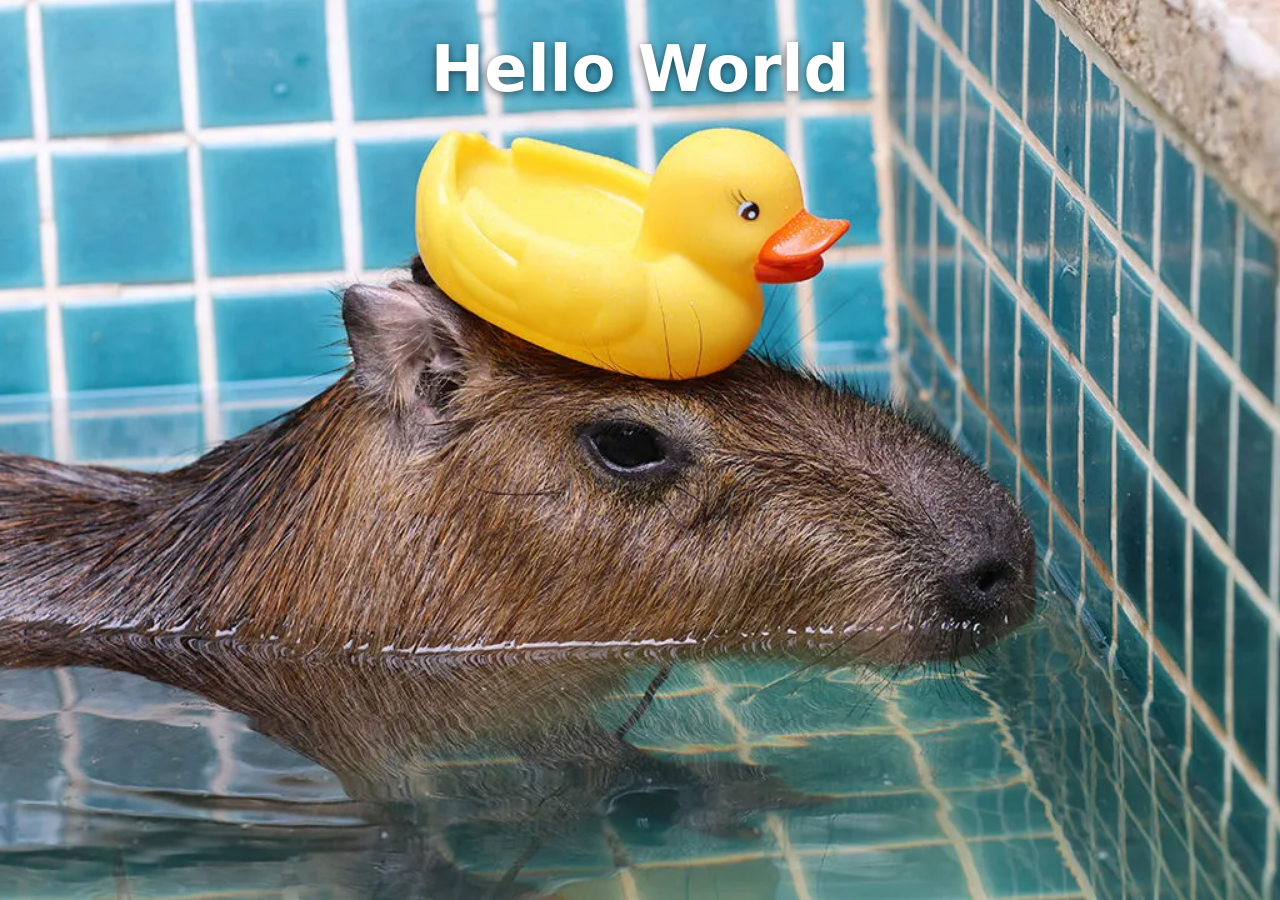
<file: index.html>
<!DOCTYPE html>
<html lang="en">
<head>
  <meta charset="UTF-8">
  <meta name="viewport" content="width=device-width, initial-scale=1.0">
  <title>Hello World</title>
  <style>
    html, body {
      margin: 0;
      height: 100%;
    }
    body {
      background: #000 url("20251129_CUP505.jpg") center / cover no-repeat fixed;
      font-family: system-ui, -apple-system, "Segoe UI", Roboto, sans-serif;
      color: #fff;
    }
    h1 {
      margin: 0;
      padding: 2rem 1rem;
      text-align: center;
      font-size: clamp(2rem, 6vw, 4rem);
      text-shadow: 0 2px 8px rgba(0, 0, 0, 0.6);
    }
  </style>
</head>
<body>
  <h1>Hello World</h1>
</body>
</html>
</file>
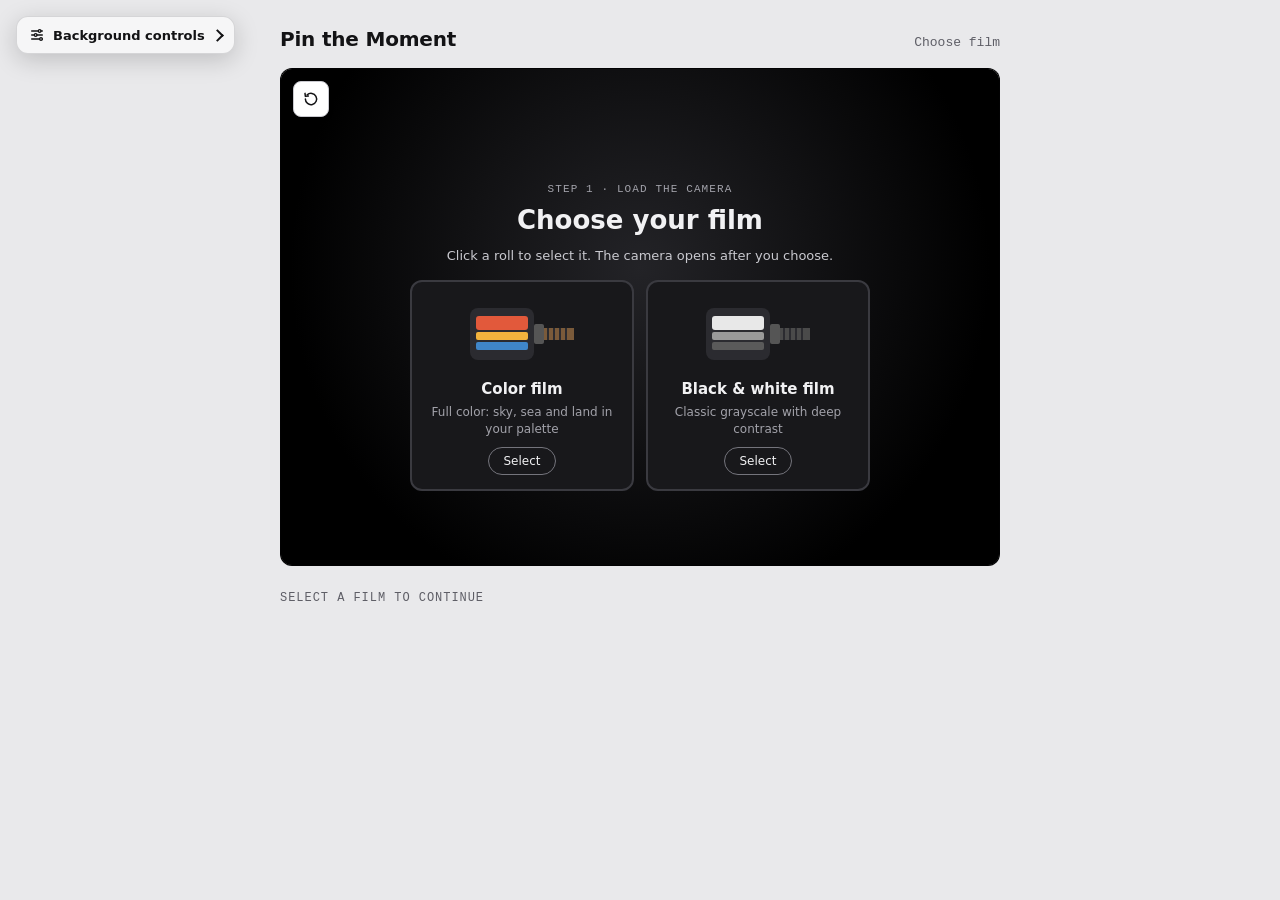
<file: docs/index.html>
<!doctype html>
<html lang="en">
<head>
<meta charset="utf-8">
<meta name="viewport" content="width=device-width,initial-scale=1,viewport-fit=cover">
<title>Pin the Moment</title>
<meta name="description" content="A sequence interaction prototype: load film, open the camera, set zoom and exposure, capture photos, and pin them from your gallery to the wall.">
<link rel="stylesheet" href="css/style.css?v=16">
</head>
<body>
<aside id="panel" class="panel" aria-label="Step 2 background controls">
  <button id="panelToggle" class="ptoggle" type="button" aria-expanded="true" aria-controls="panelBody" aria-label="Background controls">
    <svg viewBox="0 0 24 24" width="16" height="16" fill="none" stroke="currentColor" stroke-width="2" stroke-linecap="round" aria-hidden="true"><path d="M4 6h10M18 6h2M4 12h4M12 12h8M4 18h12M20 18h0"/><circle cx="16" cy="6" r="2"/><circle cx="10" cy="12" r="2"/><circle cx="18" cy="18" r="2"/></svg>
    <span>Background controls</span>
  </button>
  <div id="panelBody" class="pbody">
    <p class="pintro">Live settings for the Step 2 scene. Changes also show behind the Step 1 frame. Photos that are already captured stay as they were.</p>
    <div class="pgroups"></div>
    <div class="pactions">
      <button id="pReset" class="pbtn" type="button" title="Restart the background animation with the current settings">Reset state</button>
      <button id="pDefaults" class="pbtn" type="button" title="Put every control back to its default value">Restore defaults</button>
      <button id="copyPrompt" class="pbtn primary" type="button" title="Copy the current values as a prompt you can paste">Copy as prompt</button>
    </div>
  </div>
</aside>

<aside id="cpanel" class="panel right" aria-label="Camera settings" hidden>
  <button id="cpanelToggle" class="ptoggle" type="button" aria-expanded="true" aria-controls="cpanelBody" aria-label="Camera settings">
    <svg viewBox="0 0 24 24" width="16" height="16" fill="none" stroke="currentColor" stroke-width="2" stroke-linecap="round" stroke-linejoin="round" aria-hidden="true"><path d="M4 8h3l2-3h6l2 3h3v11H4z"/><circle cx="12" cy="13" r="3.5"/></svg>
    <span>Camera settings</span>
  </button>
  <div id="cpanelBody" class="pbody"></div>
</aside>

<main class="wrap">
  <header class="head">
    <h1>Pin the Moment</h1>
    <span class="count" id="count" aria-live="polite"></span>
  </header>

  <div class="stage" id="stage" tabindex="0" role="application" aria-label="Black screen. Pinch out with two fingers, scroll, or press plus to open the camera frame.">
    <svg id="svg" viewBox="0 0 680 470" xmlns="http://www.w3.org/2000/svg" aria-hidden="true">
      <defs>
        <filter id="sh" x="-20%" y="-20%" width="140%" height="140%"><feDropShadow dx="0" dy="1.5" stdDeviation="2" flood-color="#000" flood-opacity=".35"/></filter>
        <!-- white magnetic hand: a thin gray outline and soft shadow keep it visible on the pale wall -->
        <filter id="edge" x="-15%" y="-15%" width="130%" height="130%"><feMorphology in="SourceAlpha" operator="dilate" radius="1.4" result="d"/><feFlood flood-color="#8e8e96"/><feComposite in2="d" operator="in" result="o"/><feGaussianBlur in="SourceAlpha" stdDeviation="3"/><feOffset dy="3" result="b"/><feFlood flood-color="#000" flood-opacity=".18"/><feComposite in2="b" operator="in" result="s"/><feMerge><feMergeNode in="s"/><feMergeNode in="o"/><feMergeNode in="SourceGraphic"/></feMerge></filter>
      </defs>
      <!-- live lens: exposure, film, grain (#lens) and depth of field (#dof), rebuilt from the camera settings -->
      <defs id="liveDefs"></defs>
      <rect width="680" height="470" fill="#000"/>

      <!-- Steps 1–2: the drifting, randomly changing landscape (from Study 02) -->
      <g id="worldL" class="layer" filter="url(#lens)"><g id="world"></g></g>
      <rect id="flash" width="680" height="470" fill="#fff" style="opacity:0"/>

      <!-- Step 1: Silky Frame Reveal -->
      <g id="fr" class="layer"></g>
      <g id="cue" class="layer" pointer-events="none"></g>


      <!-- Step 3: Magnet Wall -->
      <g id="wallg" class="layer off">
        <rect class="wall-fill" width="680" height="470"/>
        <g class="wall-line" stroke-width="0.75">
          <line x1="0" y1="60" x2="680" y2="60"/><line x1="0" y1="120" x2="680" y2="120"/><line x1="0" y1="180" x2="680" y2="180"/><line x1="0" y1="240" x2="680" y2="240"/><line x1="0" y1="300" x2="680" y2="300"/><line x1="0" y1="360" x2="680" y2="360"/><line x1="0" y1="420" x2="680" y2="420"/>
        </g>
        <g id="pinned"></g>
        <g transform="translate(0 80)" filter="url(#edge)">
          <g class="hand-s" stroke-width="20" stroke-linecap="round" fill="none">
            <line id="hf0" x1="308" y1="300" x2="306" y2="226"/>
            <line id="hf1" x1="330" y1="300" x2="330" y2="206"/>
            <line id="hf2" x1="352" y1="300" x2="354" y2="206"/>
            <line id="hf3" x1="374" y1="300" x2="378" y2="228"/>
            <line id="hth" x1="298" y1="332" x2="262" y2="290"/>
          </g>
          <rect class="hand" x="296" y="286" width="88" height="94" rx="28"/>
        </g>
        <g id="lines" class="dash" stroke-width="1.5" stroke-dasharray="3 6" stroke-linecap="round" fill="none" style="opacity:0">
          <line class="march" id="ml0"/><line class="march" id="ml1"/><line class="march" id="ml2"/>
        </g>
        <g id="held" role="button" tabindex="-1" style="cursor:grab;opacity:0">
          <rect id="hs" class="shadow" x="-56" y="-68" width="112" height="136"/>
          <g id="hc"></g>
        </g>
      </g>
    </svg>

    <!-- the next action to take, for every step -->
    <div id="hintPill" class="hintpill" aria-hidden="true"></div>

    <!-- Step 0: film choice -->
    <div id="film" class="film" role="group" aria-labelledby="filmTitle">
      <p class="film-kicker">Step 1 · Load the camera</p>
      <h2 id="filmTitle">Choose your film</h2>
      <p class="film-sub">Click a roll to select it. The camera opens after you choose.</p>
      <div class="film-opts">
        <button type="button" class="film-card" data-film="color" aria-pressed="false">
          <svg viewBox="0 0 120 80" aria-hidden="true"><rect x="8" y="14" width="64" height="52" rx="8" fill="#2b2b30"/><rect x="14" y="22" width="52" height="14" rx="3" fill="#e2593b"/><rect x="14" y="38" width="52" height="8" rx="2" fill="#f2b33d"/><rect x="14" y="48" width="52" height="8" rx="2" fill="#3f86c9"/><rect x="72" y="30" width="10" height="20" rx="2" fill="#555"/><path d="M82 34h30v12H82z" fill="#7a5a3a"/><path d="M86 34v12M92 34v12M98 34v12M104 34v12" stroke="#2b2b30" stroke-width="2"/></svg>
          <span class="film-name">Color film</span>
          <span class="film-desc">Full color: sky, sea and land in your palette</span>
          <span class="film-pick">Select</span>
        </button>
        <button type="button" class="film-card" data-film="bw" aria-pressed="false">
          <svg viewBox="0 0 120 80" aria-hidden="true"><rect x="8" y="14" width="64" height="52" rx="8" fill="#2b2b30"/><rect x="14" y="22" width="52" height="14" rx="3" fill="#e8e8e8"/><rect x="14" y="38" width="52" height="8" rx="2" fill="#9a9a9a"/><rect x="14" y="48" width="52" height="8" rx="2" fill="#5a5a5a"/><rect x="72" y="30" width="10" height="20" rx="2" fill="#555"/><path d="M82 34h30v12H82z" fill="#4a4a4a"/><path d="M86 34v12M92 34v12M98 34v12M104 34v12" stroke="#2b2b30" stroke-width="2"/></svg>
          <span class="film-name">Black &amp; white film</span>
          <span class="film-desc">Classic grayscale with deep contrast</span>
          <span class="film-pick">Select</span>
        </button>
      </div>
    </div>

    <!-- Step 3 camera controls on the main screen -->
    <div id="camui" class="camui" hidden>
      <div id="apStrip" class="apstrip" role="radiogroup" aria-label="Aperture"></div>
      <div class="zoomrow"><div id="zooms" class="zooms" role="radiogroup" aria-label="Zoom"></div></div>
      <div class="cambar">
        <button id="apBtn" class="apbtn" type="button" aria-expanded="false" aria-controls="apStrip" title="Aperture">
          <svg viewBox="0 0 24 24" width="16" height="16" fill="none" stroke="currentColor" stroke-width="1.8" aria-hidden="true"><circle cx="12" cy="12" r="9"/><path d="M12 3l3.5 7.5M21 12l-8 .5M16.5 19.8L12 13M7.5 19.8l3-7M3 12h8M7.5 4.2L12 11"/></svg>
          <span id="apLabel">ƒ/2.8</span>
        </button>
        <!-- Sharp Shutter: just the circle, at the bottom center -->
        <button id="shutter" class="shutter" type="button" aria-label="Shutter: capture photo">
          <svg viewBox="0 0 140 140" aria-hidden="true">
            <circle id="hint" class="ping" cx="70" cy="70" r="52"/>
            <circle class="ring" cx="70" cy="70" r="52"/>
            <circle id="disc" class="disc" cx="70" cy="70" r="40"/>
            <path id="chk" class="chk" d="M53 71 L65 83 L89 57" opacity="0"/>
          </svg>
        </button>
        <button id="galBtn" class="galbtn" type="button" hidden>
          <svg id="galThumb" viewBox="-46 -58 92 92" aria-hidden="true"></svg>
          <span id="galCount" class="badge">0</span>
        </button>
      </div>
    </div>

    <!-- Gallery -->
    <div id="gallery" class="gallery" role="dialog" aria-modal="true" aria-labelledby="galTitle" hidden>
      <div class="ghead">
        <div class="gtitle">
          <h2 id="galTitle">Gallery</h2>
          <p class="ghint">Tap a photo to see it full size. Use <b>Pin to wall</b> or <b>Delete</b> under each photo.</p>
        </div>
        <div class="gfilm" role="radiogroup" aria-label="Film for your next photos">
          <span>Film</span>
          <button type="button" role="radio" data-gfilm="color">Color</button>
          <button type="button" role="radio" data-gfilm="bw">B&amp;W</button>
        </div>
        <div class="gtools">
          <button id="galWall" class="gbtn" type="button">View wall</button>
          <button id="galClose" class="gbtn primary" type="button">Back to camera</button>
        </div>
      </div>
      <div id="galGrid" class="ggrid"></div>
    </div>

    <button id="restart" class="icon-btn" type="button" aria-label="Restart from the beginning" title="Restart">
      <svg viewBox="0 0 24 24" width="18" height="18" fill="none" stroke="currentColor" stroke-width="2" stroke-linecap="round" stroke-linejoin="round" aria-hidden="true"><path d="M4.5 12a7.5 7.5 0 1 0 2.4-5.5"/><polyline points="4 4.5 4.5 8.5 8.5 8"/></svg>
    </button>
  </div>

  <div class="foot">
    <p id="status" class="hud" aria-live="polite"></p>
    <button id="more" class="text-btn" type="button" hidden>Back to camera</button>
  </div>
</main>
<!-- full-size photo; swipe or drag down to close -->
<div id="lightbox" class="lightbox" role="dialog" aria-modal="true" aria-label="Full-size photo" hidden>
  <p class="lb-hint"><span class="lb-arrow" aria-hidden="true">↓</span> Swipe or drag the photo down to close</p>
  <figure id="lbFig" class="lb-fig">
    <svg id="lbImg" viewBox="0 0 680 470" role="img" aria-label="Photo"></svg>
    <figcaption id="lbCap"></figcaption>
  </figure>
  <button id="lbClose" class="gbtn" type="button">Close</button>
</div>
<script src="js/app.js?v=16"></script>
</body>
</html>
</file>
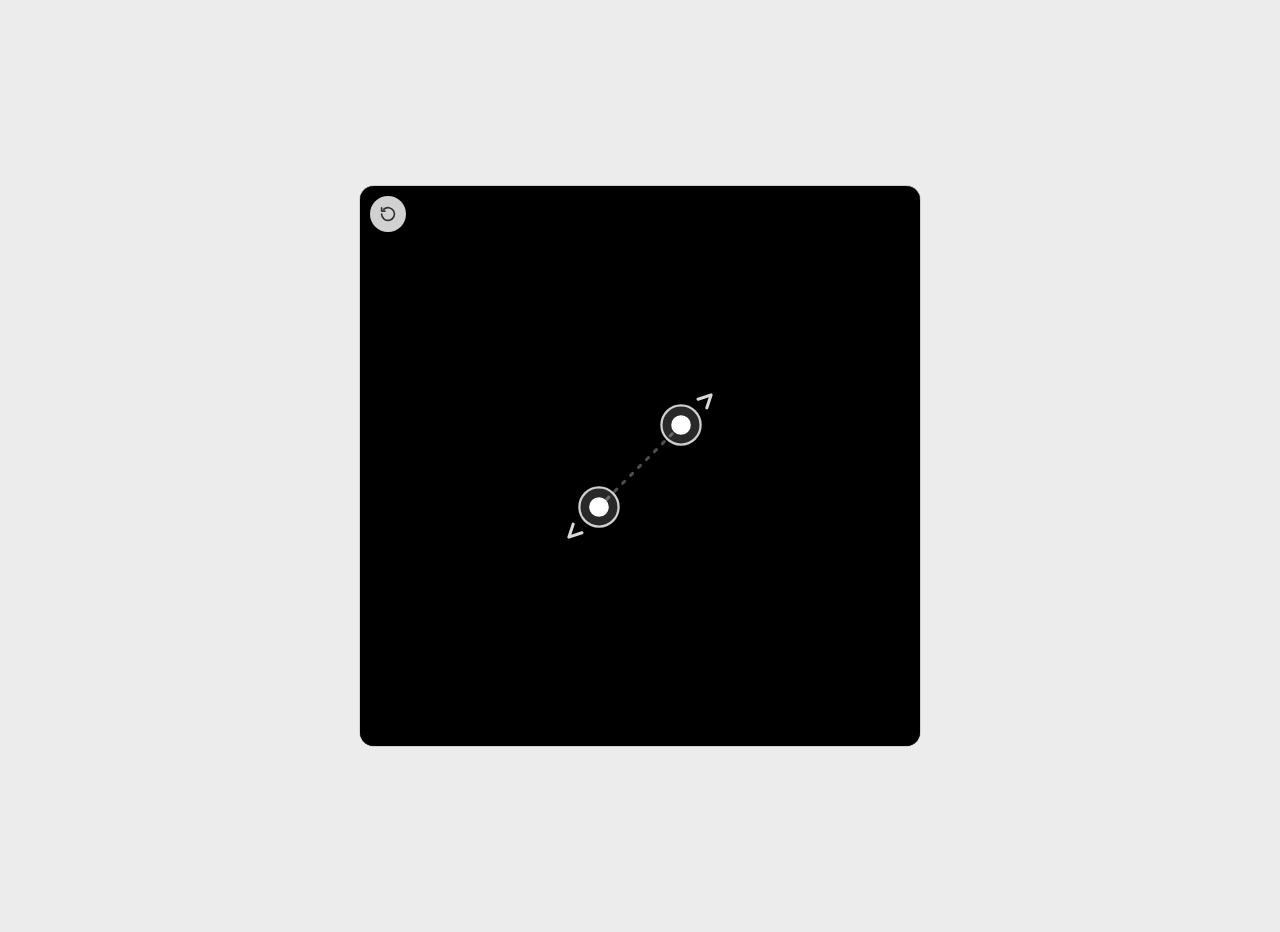
<file: photo-studies/01-silky-frame-reveal/index.html>
<!doctype html><html><head><meta charset=utf8><meta name=viewport content="width=device-width,initial-scale=1,viewport-fit=cover"><style>:root{color-scheme:light;box-sizing:border-box;padding-top:env(safe-area-inset-top,0px);padding-bottom:env(safe-area-inset-bottom,0px)}html{scroll-padding-top:env(safe-area-inset-top,0px)}body{margin:0;padding:0;font:14px -apple-system,BlinkMacSystemFont,sans-serif;background:#fff;color:#000}img{max-width:100%}[hidden]:not([hidden=until-found i]){display:none!important}</style></head><body>
<title>Silky Frame Reveal</title>
<meta name="claude:viewport-fit-sides" content="cover">
<style>
/* Layout: one square black stage, centered. The frame opens from nothing as the user pinches out. */
:root{--bg:#ececec;--fg:#2b2b2b;--line:#cfcfcf;--font:system-ui,-apple-system,"Segoe UI",sans-serif}
@media (prefers-color-scheme:dark){:root:not([data-theme="light"]){--bg:#1c1c1c;--fg:#ececec;--line:#3a3a3a;color-scheme:dark}}
:root[data-theme="dark"]{--bg:#1c1c1c;--fg:#ececec;--line:#3a3a3a;color-scheme:dark}
html,body{height:100%}
body{background:var(--bg);color:var(--fg);font-family:var(--font);padding-block:16px;padding-left:max(16px,env(safe-area-inset-left,0px));padding-right:max(16px,env(safe-area-inset-right,0px));display:flex;align-items:center;justify-content:center}
#stage{position:relative;width:min(100%,560px);aspect-ratio:1;max-height:100%;border-radius:14px;overflow:hidden;touch-action:none;user-select:none;-webkit-user-select:none;outline:none;background:#000;box-shadow:0 0 0 1px var(--line)}
#stage.done{cursor:default}
#stage:focus-visible{box-shadow:0 0 0 3px var(--fg)}
#stage>svg{display:block;width:100%;height:100%}
#rs{position:absolute;top:10px;left:10px;width:36px;height:36px;border-radius:50%;border:0;padding:0;display:grid;place-items:center;background:rgba(255,255,255,.82);color:#333;cursor:pointer;box-shadow:0 1px 4px rgba(0,0,0,.3);transition:background .2s,transform .2s}
#rs:hover{background:#fff}#rs:active{transform:scale(.94)}
#rs:focus-visible{outline:2px solid #fff;outline-offset:2px}
</style>
<div id="stage" tabindex="0" role="application" aria-label="Black screen. Pinch out with two fingers, scroll, or press plus to open the camera frame.">
<svg id="svg" viewBox="0 0 400 400" aria-hidden="true">
<defs>
<linearGradient id="sky" x1="0" y1="0" x2="0" y2="1"><stop offset="0" stop-color="#d9d9d9"/><stop offset=".6" stop-color="#b4b4b4"/><stop offset="1" stop-color="#8d8d8d"/></linearGradient>
<filter id="sh" x="-20%" y="-20%" width="140%" height="140%"><feDropShadow dx="0" dy="1.5" stdDeviation="2" flood-color="#000" flood-opacity=".35"/></filter>
</defs>
<rect width="400" height="400" fill="#000"/>
<g id="scene">
<rect width="400" height="400" fill="url(#sky)"/>
<circle cx="292" cy="108" r="30" fill="#f2f2f2"/>
<path d="M0 270Q70 210 140 250T290 236T400 262V400H0Z" fill="#7d7d7d"/>
<path d="M0 316Q90 276 180 306T400 296V400H0Z" fill="#5c5c5c"/>
<path d="M60 330L96 250L132 330Z" fill="#454545"/><path d="M110 330L142 262L174 330Z" fill="#3a3a3a"/>
</g>
<g id="fr"></g><g id="cue" pointer-events="none"></g>
</svg>
<button id="rs" type="button" aria-label="Restart" title="Restart"><svg viewBox="0 0 24 24" width="18" height="18" fill="none" stroke="currentColor" stroke-width="2.2" stroke-linecap="round" stroke-linejoin="round" aria-hidden="true"><path d="M3.5 12a8.5 8.5 0 1 0 2.7-6.2"/><path d="M3.5 3.8v4.4h4.4"/></svg></button>
</div>
<script>
(function(){
var MAX=400,CX=200,CY=200,st=document.getElementById('stage'),svg=document.getElementById('svg'),fr=document.getElementById('fr'),cue=document.getElementById('cue'),scene=document.getElementById('scene');
var t=0,c=0,done=false,ca=1,t0=performance.now();
function clamp(v,a,b){return Math.max(a,Math.min(b,v))}
function ss(a,b,v){v=clamp((v-a)/(b-a),0,1);return v*v*(3-2*v)}
function f(n){return n.toFixed(1)}
function kk(){return 400/svg.getBoundingClientRect().width}
function push(d){if(done)return;t=clamp(t+d,0,MAX);if(t>=MAX-1){t=MAX;done=true;st.classList.add('done')}}
function draw(){
 var p=c/MAX,s=c-8*ss(.85,1,p),h=''; /* at full reveal the frame sits just inside the screen edge */
 var mk=1-.62*ss(.82,1,p); /* surround stays black, then settles to a soft dim once revealed */
 if(s>=3){
  var x0=CX-s/2,y0=CY-s/2,x1=CX+s/2,y1=CY+s/2,R=s*.083,L=s*.183,a=ss(0,.12,p);
  h+='<path fill-rule="evenodd" d="M0 0H400V400H0Z M'+f(x0+R)+' '+f(y0)+'H'+f(x1-R)+'Q'+f(x1)+' '+f(y0)+' '+f(x1)+' '+f(y0+R)+'V'+f(y1-R)+'Q'+f(x1)+' '+f(y1)+' '+f(x1-R)+' '+f(y1)+'H'+f(x0+R)+'Q'+f(x0)+' '+f(y1)+' '+f(x0)+' '+f(y1-R)+'V'+f(y0+R)+'Q'+f(x0)+' '+f(y0)+' '+f(x0+R)+' '+f(y0)+'Z" fill="#000" fill-opacity="'+mk.toFixed(3)+'"/>';
  h+='<rect x="'+f(x0)+'" y="'+f(y0)+'" width="'+f(s)+'" height="'+f(s)+'" rx="'+f(R)+'" fill="none" stroke="#fff" stroke-opacity="'+(.35*a).toFixed(3)+'"/>';
  var ga=(.28*ss(.25,.9,p)).toFixed(3);h+='<g stroke="#fff" stroke-opacity="'+ga+'">';
  for(var k=1;k<3;k++){var u=x0+s/3*k,v=y0+s/3*k;h+='<line x1="'+f(u)+'" y1="'+f(y0)+'" x2="'+f(u)+'" y2="'+f(y1)+'"/><line x1="'+f(x0)+'" y1="'+f(v)+'" x2="'+f(x1)+'" y2="'+f(v)+'"/>'}
  h+='</g><g fill="none" stroke="#fff" stroke-width="3.5" stroke-linecap="round" stroke-linejoin="round" filter="url(#sh)" opacity="'+a.toFixed(3)+'">';
  [[x0,y0,1,1],[x1,y0,-1,1],[x0,y1,1,-1],[x1,y1,-1,-1]].forEach(function(q){var X=q[0],Y=q[1],sx=q[2],sy=q[3];
   h+='<path d="M'+f(X)+' '+f(Y+sy*L)+'V'+f(Y+sy*R)+'Q'+f(X)+' '+f(Y)+' '+f(X+sx*R)+' '+f(Y)+'H'+f(X+sx*L)+'"/>'});
  var r=s*.067,g=s*.108,e=s*.0245,fa=ss(.35,1,p).toFixed(3);
  h+='</g><g fill="none" stroke="#fff" stroke-width="1.8" stroke-linecap="round" filter="url(#sh)" opacity="'+fa+'"><circle cx="'+CX+'" cy="'+CY+'" r="'+f(r)+'" stroke-opacity=".9"/><path d="M'+f(CX-g)+' '+CY+'H'+f(CX-g+e)+'M'+f(CX+g-e)+' '+CY+'H'+f(CX+g)+'M'+CX+' '+f(CY-g)+'V'+f(CY-g+e)+'M'+CX+' '+f(CY+g-e)+'V'+f(CY+g)+'"/></g>';
 }else h+='<rect width="400" height="400" fill="#000"/>';
 fr.innerHTML=h;
}
/* hint: two fingers spreading apart with diagonal arrows, shown on the black screen */
function arrow(x,y,dx,dy,z){var px=-dy,py=dx;return 'M'+f(x-dx*z*.4+px*z*.4)+' '+f(y-dy*z*.4+py*z*.4)+'L'+f(x+dx*z*.4)+' '+f(y+dy*z*.4)+'L'+f(x-dx*z*.4-px*z*.4)+' '+f(y-dy*z*.4-py*z*.4)}
function drawCue(now){
 if(ca<.01){cue.innerHTML='';return}
 var ph=((now-t0)/2600)%1,e=ph<.75?ss(0,.75,ph):1-ss(.75,1,ph)*0+0,k=.7071;
 var pe=ph<.7?ss(0,.7,ph):1,d=14+pe*38,r=7,ax=CX-d*k,ay=CY+d*k,bx=CX+d*k,by=CY-d*k,w=d+26,z=11;
 var st1='fill="none" stroke="#fff" stroke-width="2.2" stroke-linecap="round" stroke-linejoin="round"';
 var dot=function(x,y){return '<circle cx="'+f(x)+'" cy="'+f(y)+'" r="'+r*2+'" fill="#fff" fill-opacity=".16" stroke="#fff" stroke-opacity=".8" stroke-width="1.6"/><circle cx="'+f(x)+'" cy="'+f(y)+'" r="'+r+'" fill="#fff"/>'};
 var fadeOut=ph>.88?1-(ph-.88)/.12:1;
 cue.setAttribute('opacity',(ca*fadeOut).toFixed(3));
 cue.innerHTML='<line '+st1+' x1="'+f(ax)+'" y1="'+f(ay)+'" x2="'+f(bx)+'" y2="'+f(by)+'" stroke-opacity=".3" stroke-dasharray="2 6"/>'+dot(ax,ay)+dot(bx,by)+
  '<path '+st1+' stroke-opacity=".85" d="'+arrow(CX-w*k,CY+w*k,-k,k,z)+arrow(CX+w*k,CY-w*k,k,-k,z)+'"/>';
}
var P=new Map(),g=null,idleAt=0,cT=1;
function pts(){return Array.from(P.values())}
function begin(){var a=pts();g=a.length>=2?{d:Math.hypot(a[0].x-a[1].x,a[0].y-a[1].y)}:null}
st.addEventListener('pointerdown',function(e){if(done)return;st.focus({preventScroll:true});P.set(e.pointerId,{x:e.clientX,y:e.clientY});try{st.setPointerCapture(e.pointerId)}catch(_){}begin()});
st.addEventListener('pointermove',function(e){if(!P.has(e.pointerId))return;P.set(e.pointerId,{x:e.clientX,y:e.clientY});var a=pts();
 if(a.length>=2&&g){var d=Math.hypot(a[0].x-a[1].x,a[0].y-a[1].y);push((d-g.d)*kk()*1.8);g.d=d}});
function up(e){P.delete(e.pointerId);begin()}
st.addEventListener('pointerup',up);st.addEventListener('pointercancel',up);
st.addEventListener('wheel',function(e){e.preventDefault();push(-e.deltaY*(e.ctrlKey?1.6:.35))},{passive:false});
st.addEventListener('keydown',function(e){if(e.key==='+'||e.key==='='||e.key==='ArrowUp'){e.preventDefault();push(18)}else if(e.key==='-'||e.key==='_'||e.key==='ArrowDown'){e.preventDefault();push(-18)}});
var rs=document.getElementById('rs');
rs.addEventListener('pointerdown',function(e){e.stopPropagation()});
rs.addEventListener('keydown',function(e){e.stopPropagation()});
rs.addEventListener('click',function(){t=0;done=false;st.classList.remove('done');P.clear();g=null});
var last=performance.now();
function tick(now){
 var dt=Math.min(.05,(now-last)/1000);last=now;
 c+=(t-c)*(1-Math.pow(.0009,dt)); /* silky ease toward the pinch */
 if(Math.abs(t-c)<.05)c=t;
 draw();
 ca+=(((!done&&t<4&&!P.size)?1:0)-ca)*(1-Math.pow(.02,dt));
 drawCue(now);
 requestAnimationFrame(tick);
}
draw();requestAnimationFrame(tick);
})();
</script>

</body></html>
</file>
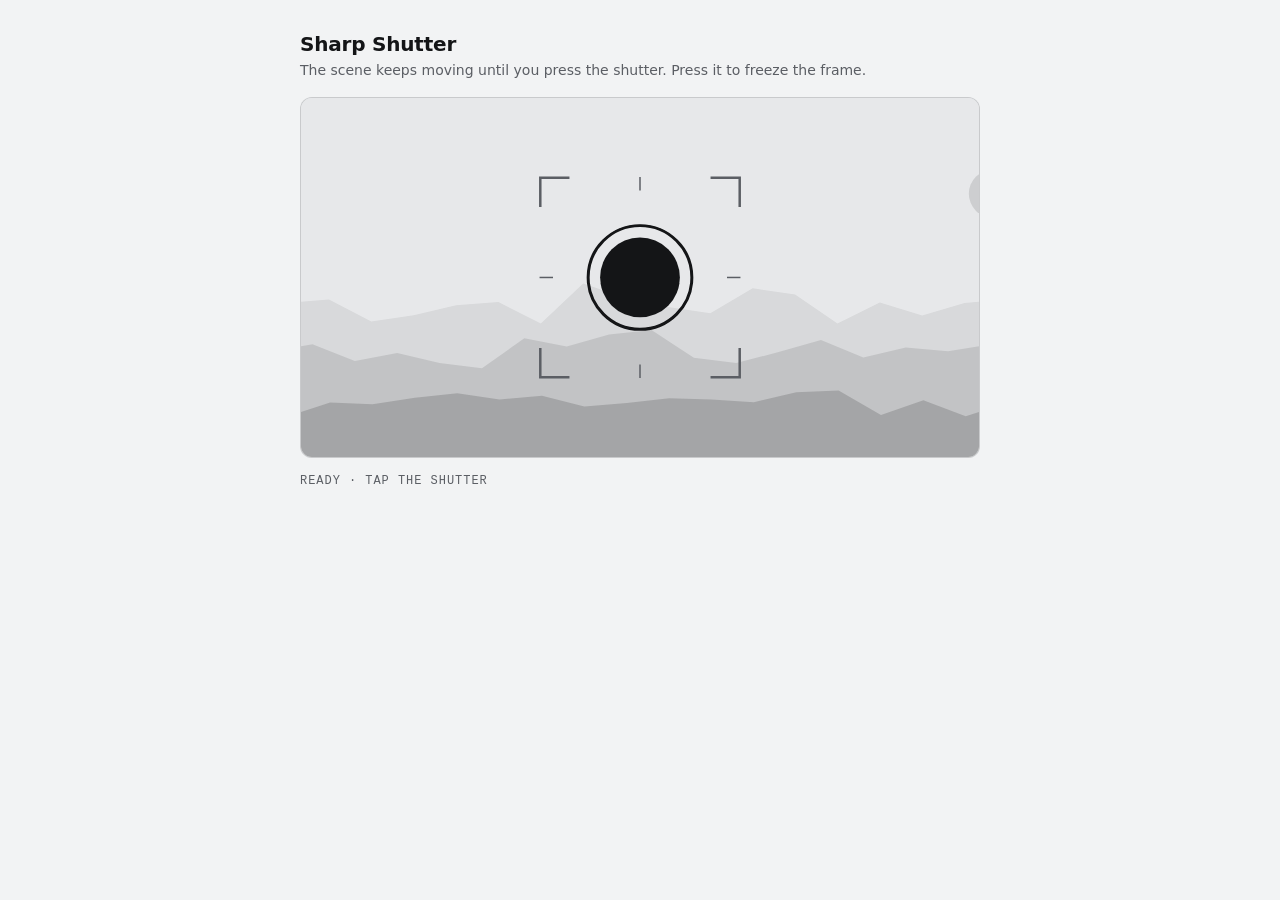
<file: photo-studies/02-sharp-shutter/index.html>
<!doctype html><html><head><meta charset=utf8><meta name=viewport content="width=device-width,initial-scale=1,viewport-fit=cover"><style>:root{color-scheme:light;box-sizing:border-box;padding-top:env(safe-area-inset-top,0px);padding-bottom:env(safe-area-inset-bottom,0px)}html{scroll-padding-top:env(safe-area-inset-top,0px)}body{margin:0;padding:0;font:14px -apple-system,BlinkMacSystemFont,sans-serif;background:#fff;color:#000}img{max-width:100%}[hidden]:not([hidden=until-found i]){display:none!important}</style></head><body>
<title>Sharp Shutter</title>
<meta name="claude:viewport-fit-sides" content="cover">
<style>
/* Layout: one centered viewfinder frame, a camera-style readout beneath it */
:root{
  --bg:#f2f3f4;
  --surface:#e7e8ea;
  --surface-2:#fafafa;
  --fg:#141517;
  --fg-2:#5b5e64;
  --line:rgba(20,21,23,.14);
  --flash:#ffffff;
  --accent:#2f5fd0;
  --sans:system-ui,-apple-system,"Segoe UI",Roboto,"Helvetica Neue",Arial,sans-serif;
  --mono:ui-monospace,"SF Mono",Menlo,Consolas,"Liberation Mono",monospace;
}
@media (prefers-color-scheme:dark){
  :root:not([data-theme="light"]){
    --bg:#111214;--surface:#1b1c1f;--surface-2:#232427;--fg:#f0f1f2;--fg-2:#9a9da3;--line:rgba(240,241,242,.16);--accent:#8aa9f5;color-scheme:dark;
  }
}
:root[data-theme="dark"]{
  --bg:#111214;--surface:#1b1c1f;--surface-2:#232427;--fg:#f0f1f2;--fg-2:#9a9da3;--line:rgba(240,241,242,.16);--accent:#8aa9f5;color-scheme:dark;
}
body{
  background:var(--bg);color:var(--fg);font-family:var(--sans);
  padding-block:32px;
  padding-left:max(16px,env(safe-area-inset-left,0px));
  padding-right:max(16px,env(safe-area-inset-right,0px));
}
.wrap{max-width:680px;margin:0 auto;display:flex;flex-direction:column;gap:16px}
h1{margin:0;font-size:20px;font-weight:600;letter-spacing:-.01em;text-wrap:balance}
.sub{margin:4px 0 0;font-size:14px;line-height:1.5;color:var(--fg-2)}
.stage{position:relative;border:1px solid var(--line);border-radius:12px;overflow:hidden;background:var(--surface)}
.stage svg{display:block;width:100%;height:auto}
.hud{margin:0;min-height:20px;font-family:var(--mono);font-size:12px;letter-spacing:.08em;text-transform:uppercase;color:var(--fg-2);font-variant-numeric:tabular-nums}
.ink{fill:var(--fg)}
.ring{fill:none;stroke:var(--fg);stroke-width:3}
.brk{fill:none;stroke:var(--fg-2)}
.chk{fill:none;stroke:var(--surface-2);stroke-width:4;stroke-linecap:square;stroke-linejoin:miter;transition:opacity .2s}
.hint{fill:none;stroke:var(--fg-2);stroke-width:1.5;transform-box:fill-box;transform-origin:center;animation:ping 1.8s ease-out infinite}
@keyframes ping{from{transform:scale(1);opacity:.5}to{transform:scale(1.3);opacity:0}}
#br{transform-origin:340px 180px;transition:transform .25s ease-out}
#shutter{cursor:pointer;outline:none}
#shutter:focus-visible #hit{stroke:var(--accent);stroke-width:2}
#flash{fill:var(--flash);pointer-events:none}
#reset{position:absolute;top:12px;left:12px;width:36px;height:36px;padding:0;display:flex;align-items:center;justify-content:center;background:var(--surface-2);color:var(--fg);border:1px solid var(--line);border-radius:8px;cursor:pointer}
#reset:hover{background:var(--surface)}
#reset:focus-visible{outline:2px solid var(--accent);outline-offset:2px}
@media (prefers-reduced-motion:reduce){.hint{animation:none;opacity:.35}#br{transition:none}}
</style>

<main class="wrap">
  <div>
    <h1>Sharp Shutter</h1>
    <p class="sub">The scene keeps moving until you press the shutter. Press it to freeze the frame.</p>
  </div>
  <div class="stage">
    <svg viewBox="0 0 680 360" role="img" xmlns="http://www.w3.org/2000/svg" aria-labelledby="t d">
      <title id="t">Shutter capture</title>
      <desc id="d">A drifting landscape behind a camera shutter button inside focus brackets. Pressing the shutter plays a click, freezes the scene and locks the brackets.</desc>
      <rect width="680" height="360" fill="var(--surface)"/>
      <circle id="sun" class="ink" cx="560" cy="96" r="24" opacity="0.12"/>
      <path id="l1" class="ink" opacity="0.07"/>
      <path id="l2" class="ink" opacity="0.11"/>
      <path id="l3" class="ink" opacity="0.17"/>
      <rect id="flash" width="680" height="360" opacity="0"/>
      <g id="br">
        <g id="b1" class="brk" stroke-width="2.5" stroke-linecap="square" stroke-linejoin="miter">
          <path d="M240 108 L240 80 L268 80"/><path d="M412 80 L440 80 L440 108"/><path d="M440 252 L440 280 L412 280"/><path d="M268 280 L240 280 L240 252"/>
        </g>
        <g id="b2" class="brk" stroke-width="1.5" stroke-linecap="square">
          <path d="M240 180 H252"/><path d="M440 180 H428"/><path d="M340 80 V92"/><path d="M340 280 V268"/>
        </g>
      </g>
      <circle id="hint" class="hint" cx="340" cy="180" r="52"/>
      <g id="shutter" role="button" tabindex="0" aria-label="Shutter: capture photo">
        <circle id="hit" cx="340" cy="180" r="62" fill="transparent" stroke="none"/>
        <circle class="ring" cx="340" cy="180" r="52"/>
        <circle id="disc" class="ink" cx="340" cy="180" r="40"/>
        <path id="chk" class="chk" d="M323 181 L335 193 L359 167" opacity="0"/>
      </g>
    </svg>
    <button id="reset" type="button" aria-label="Restart" title="Restart" hidden>
      <svg width="18" height="18" viewBox="0 0 24 24" fill="none" stroke="currentColor" stroke-width="2" stroke-linecap="round" stroke-linejoin="round" aria-hidden="true"><path d="M20 11A8.1 8.1 0 0 0 4.5 9M4 5v4h4M4 13a8.1 8.1 0 0 0 15.5 2m.5 4v-4h-4"/></svg>
    </button>
  </div>
  <p id="status" class="hud" aria-live="polite">Ready · tap the shutter</p>
</main>

<script>
(function(){
var $=function(i){return document.getElementById(i)};
function ridge(base,amp,seed){var s=seed,ys=[],i,k,d;function r(){s=(s*9301+49297)%233280;return s/233280}
for(i=0;i<16;i++)ys.push(base-r()*amp);
d="M0 360 L0 "+ys[0].toFixed(1);
for(k=1;k<=32;k++)d+=" L"+(k*42.5)+" "+ys[k%16].toFixed(1);
return d+" L1360 360 Z"}
$("l1").setAttribute("d",ridge(230,50,7));
$("l2").setAttribute("d",ridge(272,40,31));
$("l3").setAttribute("d",ridge(320,30,59));
var layers=[$("l1"),$("l2"),$("l3")],speed=[14,30,54],off=[0,0,0],sunX=0;
var calm=window.matchMedia&&window.matchMedia("(prefers-reduced-motion: reduce)").matches?0.3:1;
var running=true,last=null,state="idle",ac=null;
var READY="Ready · tap the shutter",DONE="Captured · 1/250 s · f/2.8 · ISO 100";
function click(){
try{
ac=ac||new (window.AudioContext||window.webkitAudioContext)();
if(ac.state==="suspended")ac.resume();
var t=ac.currentTime,len=Math.floor(ac.sampleRate*0.05),buf=ac.createBuffer(1,len,ac.sampleRate),d=buf.getChannelData(0),i;
for(i=0;i<len;i++)d[i]=(Math.random()*2-1)*Math.pow(1-i/len,3);
[[0,2800,0.5],[0.07,1800,0.4]].forEach(function(p){
var s=ac.createBufferSource();s.buffer=buf;
var f=ac.createBiquadFilter();f.type="bandpass";f.frequency.value=p[1];f.Q.value=0.9;
var g=ac.createGain();g.gain.value=p[2];
s.connect(f);f.connect(g);g.connect(ac.destination);s.start(t+p[0])});
var o=ac.createOscillator(),og=ac.createGain();
o.type="sine";o.frequency.setValueAtTime(180,t);o.frequency.exponentialRampToValueAtTime(60,t+0.08);
og.gain.setValueAtTime(0.35,t);og.gain.exponentialRampToValueAtTime(0.001,t+0.09);
o.connect(og);og.connect(ac.destination);o.start(t);o.stop(t+0.1)
}catch(e){}}
function tick(t){
if(last===null)last=t;
var dt=Math.min((t-last)/1000,0.05);last=t;
if(running){
for(var i=0;i<3;i++){off[i]=(off[i]+speed[i]*calm*dt)%680;layers[i].setAttribute("transform","translate("+(-off[i].toFixed(2))+" 0)")}
sunX=(sunX+6*calm*dt)%780;
$("sun").setAttribute("cx",(700-sunX).toFixed(1))}
requestAnimationFrame(tick)}
requestAnimationFrame(tick);
function capture(){
if(state!=="idle")return;
state="capturing";running=false;
click();
$("disc").setAttribute("r","34");
$("hint").style.display="none";
$("status").textContent="Capturing…";
var f=$("flash");f.style.transition="none";f.setAttribute("opacity","0.95");f.getBoundingClientRect();
setTimeout(function(){f.style.transition="opacity .4s ease-out";f.setAttribute("opacity","0")},60);
setTimeout(function(){
state="captured";
$("disc").setAttribute("r","40");
$("chk").setAttribute("opacity","1");
$("br").style.transform="scale(0.92)";
$("b1").style.stroke="var(--fg)";$("b1").setAttribute("stroke-width","3.5");
$("b2").style.stroke="var(--fg)";
$("status").textContent=DONE;
$("reset").hidden=false},480)}
function reset(){
if(state!=="captured")return;
state="idle";running=true;last=null;
$("chk").setAttribute("opacity","0");
$("br").style.transform="scale(1)";
$("b1").style.stroke="";$("b1").setAttribute("stroke-width","2.5");
$("b2").style.stroke="";
$("hint").style.display="";
$("status").textContent=READY;
$("reset").hidden=true;
$("shutter").focus()}
$("shutter").addEventListener("click",capture);
$("shutter").addEventListener("keydown",function(e){if(e.key==="Enter"||e.key===" "){e.preventDefault();capture()}});
$("reset").addEventListener("click",reset);
})();
</script>

</body></html>
</file>
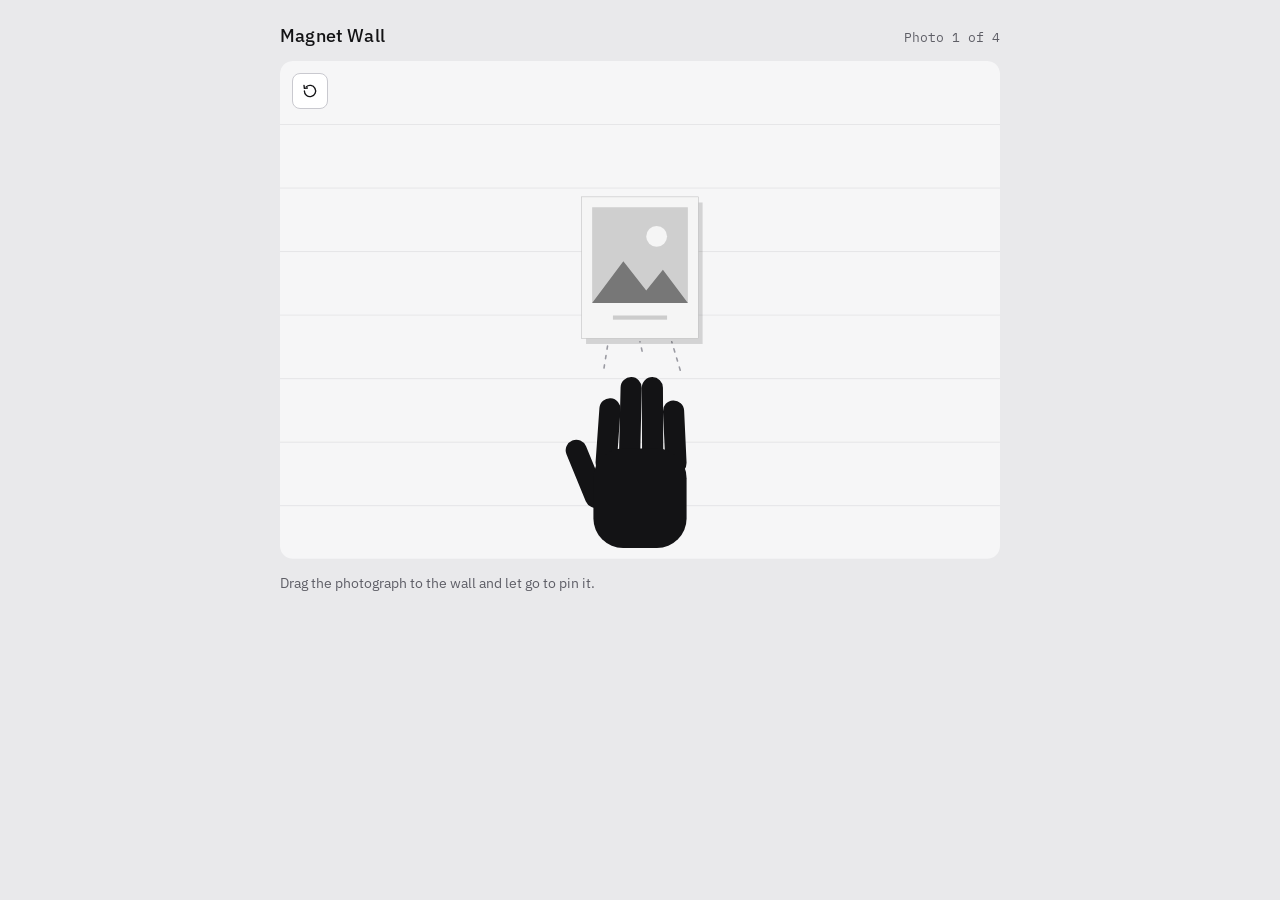
<file: photo-studies/03-magnet-wall/index.html>
<!doctype html><html><head><meta charset=utf8><meta name=viewport content="width=device-width,initial-scale=1,viewport-fit=cover"><style>:root{color-scheme:light;box-sizing:border-box;padding-top:env(safe-area-inset-top,0px);padding-bottom:env(safe-area-inset-bottom,0px)}html{scroll-padding-top:env(safe-area-inset-top,0px)}body{margin:0;padding:0;font:14px -apple-system,BlinkMacSystemFont,sans-serif;background:#fff;color:#000}img{max-width:100%}[hidden]:not([hidden=until-found i]){display:none!important}</style></head><body>
<title>Magnet Wall</title>
<meta name="claude:viewport-fit-sides" content="cover">
<link rel="preconnect" href="https://fonts.googleapis.com">
<link rel="preconnect" href="https://fonts.gstatic.com" crossorigin>
<link rel="stylesheet" href="https://fonts.googleapis.com/css2?family=IBM+Plex+Mono:wght@400;500&family=IBM+Plex+Sans:wght@400;500&display=swap">
<style>
/* Layout: one centered stage, a plaster wall with a magnetic hand reaching up from the bottom edge; a single caption line below. */
:root{
  --bg:#e9e9eb;
  --wall:#f6f6f7;
  --wall-line:#e1e1e4;
  --ink:#131315;
  --muted:#5e5e66;
  --dash:#9a9aa2;
  --shadow:rgba(0,0,0,.14);
  --pin:#3a3a40;
  --pin-hl:#c4c4ca;
  --btn-bg:#ffffff;
  --btn-border:#c9c9cf;
  --focus:#131315;
  --font-body:"IBM Plex Sans",system-ui,-apple-system,"Segoe UI",sans-serif;
  --font-mono:"IBM Plex Mono",ui-monospace,SFMono-Regular,Menlo,monospace;
}
@media (prefers-color-scheme: dark){
  :root:not([data-theme="light"]){
    --bg:#0e0e10;
    --wall:#18181b;
    --wall-line:#242428;
    --ink:#f1f1f3;
    --muted:#a2a2aa;
    --dash:#74747c;
    --shadow:rgba(0,0,0,.5);
    --pin:#d6d6dc;
    --pin-hl:#4a4a50;
    --btn-bg:#232327;
    --btn-border:#3a3a40;
    --focus:#f1f1f3;
    color-scheme:dark;
  }
}
:root[data-theme="dark"]{
  --bg:#0e0e10;
  --wall:#18181b;
  --wall-line:#242428;
  --ink:#f1f1f3;
  --muted:#a2a2aa;
  --dash:#74747c;
  --shadow:rgba(0,0,0,.5);
  --pin:#d6d6dc;
  --pin-hl:#4a4a50;
  --btn-bg:#232327;
  --btn-border:#3a3a40;
  --focus:#f1f1f3;
  color-scheme:dark;
}
body{
  background:var(--bg);
  color:var(--ink);
  font-family:var(--font-body);
  padding-block:24px;
  padding-left:max(16px,env(safe-area-inset-left,0px));
  padding-right:max(16px,env(safe-area-inset-right,0px));
}
.page{max-width:720px;margin:0 auto;display:flex;flex-direction:column;gap:14px}
.head{display:flex;align-items:baseline;justify-content:space-between;gap:12px;flex-wrap:wrap}
h1{font-size:18px;font-weight:500;margin:0;letter-spacing:.01em}
.count{font-family:var(--font-mono);font-size:13px;color:var(--muted);font-variant-numeric:tabular-nums}
.stage{position:relative;min-width:0}
#scene{display:block;width:100%;height:auto;touch-action:none;user-select:none;-webkit-user-select:none;border-radius:12px}
#reset{
  position:absolute;top:12px;left:12px;width:36px;height:36px;
  display:flex;align-items:center;justify-content:center;padding:0;
  background:var(--btn-bg);color:var(--ink);
  border:1px solid var(--btn-border);border-radius:8px;cursor:pointer;
}
#reset:hover{border-color:var(--muted)}
#reset:focus-visible{outline:2px solid var(--focus);outline-offset:2px}
#reset svg{width:18px;height:18px;display:block}
.hint{margin:0;font-size:14px;line-height:1.5;color:var(--muted)}
.wall-fill{fill:var(--wall)}
.wall-line{stroke:var(--wall-line)}
.hand{fill:var(--ink)}
.hand-s{stroke:var(--ink)}
.shadow{fill:var(--shadow)}
.dash{stroke:var(--dash)}
.march{animation:m 1.2s linear infinite}
@keyframes m{to{stroke-dashoffset:-18}}
@media (prefers-reduced-motion: reduce){.march{animation:none}}
</style>

<div class="page">
  <div class="head">
    <h1>Magnet Wall</h1>
    <span class="count" id="count" aria-live="polite"></span>
  </div>
  <div class="stage">
    <button id="reset" type="button" aria-label="Reset wall" title="Reset wall">
      <svg viewBox="0 0 24 24" fill="none" stroke="currentColor" stroke-width="1.8" stroke-linecap="round" stroke-linejoin="round" aria-hidden="true"><path d="M4.5 12a7.5 7.5 0 1 0 2.4-5.5"/><polyline points="4 4.5 4.5 8.5 8.5 8"/></svg>
    </button>
    <svg id="scene" viewBox="0 0 680 470" role="img" aria-label="A magnetic hand holds a photograph above it. Drag the photograph onto the wall and release to pin it.">
      <title>Pin photographs to a wall</title>
      <rect class="wall-fill" x="0" y="0" width="680" height="470" rx="12"/>
      <g class="wall-line" stroke-width="0.75">
        <line x1="0" y1="60" x2="680" y2="60"/><line x1="0" y1="120" x2="680" y2="120"/><line x1="0" y1="180" x2="680" y2="180"/><line x1="0" y1="240" x2="680" y2="240"/><line x1="0" y1="300" x2="680" y2="300"/><line x1="0" y1="360" x2="680" y2="360"/><line x1="0" y1="420" x2="680" y2="420"/>
      </g>
      <g id="pinned"></g>
      <g transform="translate(0 80)">
        <g class="hand-s" stroke-width="20" stroke-linecap="round" fill="none">
          <line id="f0" x1="308" y1="300" x2="306" y2="226"/>
          <line id="f1" x1="330" y1="300" x2="330" y2="206"/>
          <line id="f2" x1="352" y1="300" x2="354" y2="206"/>
          <line id="f3" x1="374" y1="300" x2="378" y2="228"/>
          <line id="th" x1="298" y1="332" x2="262" y2="290"/>
        </g>
        <rect class="hand" x="296" y="286" width="88" height="94" rx="28"/>
      </g>
      <g id="lines" class="dash" stroke-width="1.5" stroke-dasharray="3 6" stroke-linecap="round" fill="none">
        <line class="march" id="l0"/><line class="march" id="l1"/><line class="march" id="l2"/>
      </g>
      <g id="held" style="cursor:grab;opacity:0">
        <rect id="hs" class="shadow" x="-56" y="-68" width="112" height="136"/>
        <g id="hc"></g>
      </g>
    </svg>
  </div>
  <p class="hint" id="msg"></p>
</div>

<script>
var NS='http://www.w3.org/2000/svg';
var svg=document.getElementById('scene'),held=document.getElementById('held'),hc=document.getElementById('hc'),hs=document.getElementById('hs'),pinned=document.getElementById('pinned'),msg=document.getElementById('msg'),count=document.getElementById('count');
var RM=window.matchMedia&&window.matchMedia('(prefers-reduced-motion: reduce)').matches;
var HX=340,HY=190,idx=0,drag=false,busy=true,cx=HX,cy=HY,off={x:0,y:0},curl=0;
var rots=[-4,3,-2,5];
var frame='<rect x="-56" y="-68" width="112" height="136" fill="#f5f5f5" stroke="#bbb" stroke-width="0.5"/><rect x="-26" y="46" width="52" height="4" fill="#ccc"/>';
var art=[
'<rect x="-46" y="-58" width="92" height="92" fill="#cfcfcf"/><circle cx="16" cy="-30" r="10" fill="#f5f5f5"/><polygon points="-46,34 -16,-6 6,22 22,2 46,34" fill="#777"/>',
'<rect x="-46" y="-58" width="92" height="92" fill="#555"/><circle cx="-14" cy="-28" r="12" fill="#eee"/><rect x="-46" y="14" width="92" height="20" fill="#333"/>',
'<rect x="-46" y="-58" width="92" height="92" fill="#bdbdbd"/><circle cx="-12" cy="-12" r="22" fill="#888"/><circle cx="12" cy="-12" r="22" fill="#555" opacity="0.75"/>',
'<rect x="-46" y="-58" width="92" height="92" fill="#e2e2e2"/><g fill="none" stroke="#888" stroke-width="4" stroke-linecap="round"><path d="M-40 -34 Q-20 -48 0 -34 T40 -34"/><path d="M-40 -12 Q-20 -26 0 -12 T40 -12"/><path d="M-40 10 Q-20 -4 0 10 T40 10"/></g>'
];
var starts=[[306,290],[342,274],[378,292]];
var tips=[[306,226],[330,206],[354,206],[378,228]];
function clamp(v,a,b){return Math.max(a,Math.min(b,v));}
function pt(e){var p=svg.createSVGPoint();p.x=e.clientX;p.y=e.clientY;return p.matrixTransform(svg.getScreenCTM().inverse());}
function setHand(k){
for(var i=0;i<4;i++){
var f=document.getElementById('f'+i);
f.setAttribute('x2',tips[i][0]+(340-tips[i][0])*0.28*k);
f.setAttribute('y2',tips[i][1]+38*k);
}
var t=document.getElementById('th');
t.setAttribute('x2',262+30*k);
t.setAttribute('y2',290-4*k);
}
function setHeld(x,y,r,s,lift){
cx=x;cy=y;
held.setAttribute('transform','translate('+x+' '+y+') rotate('+r+') scale('+s+')');
hs.setAttribute('transform','translate('+lift+' '+(lift*1.3)+')');
var ends=[[x-30,y+70],[x,y+70],[x+30,y+70]];
for(var i=0;i<3;i++){var l=document.getElementById('l'+i);l.setAttribute('x1',starts[i][0]);l.setAttribute('y1',starts[i][1]);l.setAttribute('x2',ends[i][0]);l.setAttribute('y2',ends[i][1]);}
}
function tween(ms,fn,done){
var t0=performance.now();
function f(t){var k=Math.min(1,(t-t0)/ms);var e=1-Math.pow(1-k,3);fn(e);if(k<1)requestAnimationFrame(f);else if(done)done();}
requestAnimationFrame(f);
}
function loop(t){
var hinting=!drag&&!busy&&idx<4;
var target=0,h=0;
if(drag){target=0.9;}
else if(hinting&&!RM){
var p=((t/1000)%2.8)/2.8;
h=p<0.55?Math.sin(p/0.55*Math.PI):0;
target=h*0.9;
}
curl+=(target-curl)*0.22;
setHand(curl);
if(hinting){setHeld(HX,HY+9*h,0,1-0.03*h,3+2*h);}
requestAnimationFrame(loop);
}
function setMsg(){
if(idx<4){
count.textContent='Photo '+(idx+1)+' of 4';
msg.textContent='Drag the photograph to the wall and let go to pin it.';
}else{
count.textContent='4 of 4 pinned';
msg.textContent='All four photographs are up. Use the reset button to start again.';
}
}
function spawn(){
document.getElementById('lines').style.opacity=1;
if(idx>=4){held.style.opacity=0;document.getElementById('lines').style.opacity=0;busy=true;setMsg();return;}
hc.innerHTML=frame+art[idx];
setMsg();
tween(350,function(k){setHeld(HX,HY,0,0.6+0.4*k,3);held.style.opacity=k;},function(){busy=false;});
}
function pin(tx,ty){
var r=rots[idx%4];
var g=document.createElementNS(NS,'g');
g.setAttribute('transform','translate('+tx+' '+ty+') rotate('+r+')');
g.innerHTML='<rect class="shadow" x="-56" y="-68" width="112" height="136" transform="translate(2 3)"/>'+frame+art[idx]+'<g class="pn"><circle cx="0" cy="0" r="6" style="fill:var(--pin)"/><circle cx="-1.8" cy="-1.8" r="2" style="fill:var(--pin-hl)"/></g>';
pinned.appendChild(g);
var pn=g.querySelector('.pn');
tween(RM?1:260,function(k){pn.setAttribute('transform','translate(0 '+(-60-(1-k)*16)+') scale('+(1+(1-k)*0.7)+')');});
held.style.opacity=0;
idx++;
setTimeout(spawn,420);
}
held.addEventListener('pointerdown',function(e){
if(busy)return;
drag=true;
held.setPointerCapture(e.pointerId);
var p=pt(e);off={x:cx-p.x,y:cy-p.y};
held.style.cursor='grabbing';
setHeld(cx,cy,0,1.06,8);
e.preventDefault();
});
held.addEventListener('pointermove',function(e){
if(!drag)return;
var p=pt(e);
var x=clamp(p.x+off.x,56,624),y=clamp(p.y+off.y,68,410);
setHeld(x,y,clamp((x-HX)/18,-9,9),1.06,8);
});
function release(){
if(!drag)return;
drag=false;busy=true;
held.style.cursor='grab';
var x0=cx,y0=cy,r0=clamp((cx-HX)/18,-9,9);
if(cy>250){
tween(260,function(k){setHeld(x0+(HX-x0)*k,y0+(HY-y0)*k,r0*(1-k),1.06-0.06*k,8-5*k);},function(){busy=false;});
}else{
var tx=clamp(x0,70,610),ty=clamp(y0,80,200),r1=rots[idx%4];
tween(180,function(k){setHeld(x0+(tx-x0)*k,y0+(ty-y0)*k,r0+(r1-r0)*k,1.06-0.06*k,8-6*k);},function(){pin(tx,ty);});
}
}
held.addEventListener('pointerup',release);
held.addEventListener('pointercancel',release);
document.getElementById('reset').addEventListener('click',function(){
pinned.innerHTML='';idx=0;drag=false;busy=true;held.style.opacity=0;spawn();
});
spawn();
requestAnimationFrame(loop);
</script>

</body></html>
</file>
<file: docs/css/style.css>
/* Pin the Moment — one shared stage for all three steps.
   Palette merges the three studies: grayscale surfaces, one accent for keyboard focus. */
:root{
  --bg:#e9e9eb;
  --surface:#f6f6f7;
  --fg:#131315;
  --fg-2:#5e5e66;
  --line:rgba(19,19,21,.14);
  --wall:#f6f6f7;
  --wall-line:#e1e1e4;
  --dash:#9a9aa2;
  --shadow:rgba(0,0,0,.14);
  --pin:#3a3a40;
  --pin-hl:#c4c4ca;
  --btn-bg:#ffffff;
  --btn-border:#c9c9cf;
  --accent:#2f5fd0;
  --sans:system-ui,-apple-system,"Segoe UI",Roboto,"Helvetica Neue",Arial,sans-serif;
  --mono:ui-monospace,"SF Mono",Menlo,Consolas,"Liberation Mono",monospace;
}
@media (prefers-color-scheme:dark){
  :root:not([data-theme="light"]){
    --bg:#0e0e10;--surface:#18181b;--fg:#f1f1f3;--fg-2:#a2a2aa;--line:rgba(241,241,243,.16);
    --wall:#18181b;--wall-line:#242428;--dash:#74747c;--shadow:rgba(0,0,0,.5);
    --pin:#d6d6dc;--pin-hl:#4a4a50;--btn-bg:#232327;--btn-border:#3a3a40;--accent:#8aa9f5;color-scheme:dark;
  }
}
:root[data-theme="dark"]{
  --bg:#0e0e10;--surface:#18181b;--fg:#f1f1f3;--fg-2:#a2a2aa;--line:rgba(241,241,243,.16);
  --wall:#18181b;--wall-line:#242428;--dash:#74747c;--shadow:rgba(0,0,0,.5);
  --pin:#d6d6dc;--pin-hl:#4a4a50;--btn-bg:#232327;--btn-border:#3a3a40;--accent:#8aa9f5;color-scheme:dark;
}
*{box-sizing:border-box}
html,body{margin:0}
body{
  min-height:100vh;
  background:var(--bg);color:var(--fg);font:14px/1.5 var(--sans);
  padding-block:24px;
  padding-left:max(16px,env(safe-area-inset-left,0px));
  padding-right:max(16px,env(safe-area-inset-right,0px));
}
.wrap{max-width:720px;margin:0 auto;display:flex;flex-direction:column;gap:14px}
.head{display:flex;align-items:baseline;justify-content:space-between;gap:12px;flex-wrap:wrap}
h1{margin:0;font-size:20px;font-weight:600;letter-spacing:-.01em}
.count{font-family:var(--mono);font-size:13px;color:var(--fg-2);font-variant-numeric:tabular-nums}

.stage{position:relative;border:1px solid var(--line);border-radius:12px;overflow:hidden;background:#000;outline:none}
.stage:focus-visible{box-shadow:0 0 0 3px var(--accent)}
.stage>svg{display:block;width:100%;height:auto;touch-action:none;user-select:none;-webkit-user-select:none}

.foot{display:flex;align-items:center;justify-content:space-between;gap:12px;flex-wrap:wrap;min-height:36px}
.hud{margin:0;font-family:var(--mono);font-size:12px;letter-spacing:.08em;text-transform:uppercase;color:var(--fg-2);font-variant-numeric:tabular-nums}

.icon-btn{
  position:absolute;top:12px;left:12px;width:36px;height:36px;padding:0;
  display:flex;align-items:center;justify-content:center;
  background:var(--btn-bg);color:var(--fg);border:1px solid var(--btn-border);border-radius:8px;cursor:pointer;
  box-shadow:0 1px 4px rgba(0,0,0,.25);
}
.icon-btn:hover{border-color:var(--fg-2)}
.icon-btn:active{transform:scale(.94)}
.icon-btn:focus-visible,.text-btn:focus-visible{outline:2px solid var(--accent);outline-offset:2px}
.text-btn{
  font:500 14px var(--sans);padding:8px 14px;border-radius:8px;cursor:pointer;
  background:var(--fg);color:var(--bg);border:1px solid var(--fg);
}
.text-btn:hover{opacity:.88}

/* Step layers crossfade; a hidden layer takes no input */
.layer{transition:opacity .45s ease}
.layer.off{opacity:0;pointer-events:none}

/* Step 2 — camera overlay (white, like the Study 01 frame, so it reads on every scene) */
.brk{fill:none;stroke:#fff;stroke-opacity:.75}
.ring{fill:none;stroke:#fff;stroke-width:3}
.disc{fill:#fff}
.chk{fill:none;stroke:#131315;stroke-width:4;stroke-linecap:square;stroke-linejoin:miter;transition:opacity .2s}
.ping{fill:none;stroke:#fff;stroke-width:1.5;transform-box:fill-box;transform-origin:center;animation:ping 1.8s ease-out infinite}
@keyframes ping{from{transform:scale(1);opacity:.6}to{transform:scale(1.3);opacity:0}}


/* Step 3 — wall */
.wall-fill{fill:var(--wall)}
.wall-line{stroke:var(--wall-line)}
.hand{fill:#fff}
.hand-s{stroke:#fff}
.shadow{fill:var(--shadow)}
.dash{stroke:var(--dash)}
.march{animation:m 1.2s linear infinite}
@keyframes m{to{stroke-dashoffset:-18}}
#held{outline:none}
#held:focus-visible #hs{stroke:var(--accent);stroke-width:3}

@media (prefers-reduced-motion:reduce){
  .ping{animation:none;opacity:.4}
  .march{animation:none}
  .layer{transition-duration:.15s}
}

/* Floating, collapsible background-controls panel (left side) */
.panel{
  position:fixed;z-index:10;top:16px;left:max(16px,env(safe-area-inset-left,0px));
  width:min(290px,calc(100vw - 32px));max-height:calc(100vh - 32px);
  display:flex;flex-direction:column;
  background:var(--surface);color:var(--fg);border:1px solid var(--line);border-radius:12px;
  box-shadow:0 6px 24px rgba(0,0,0,.18);font-size:13px;
}
.panel.collapsed{width:auto}
.ptoggle{
  display:flex;align-items:center;gap:8px;width:100%;padding:10px 12px;
  background:none;border:0;color:inherit;font:600 13px var(--sans);cursor:pointer;text-align:left;border-radius:12px;
}
.ptoggle::after{content:"";margin-left:auto;width:7px;height:7px;border-right:2px solid currentColor;border-bottom:2px solid currentColor;transform:rotate(45deg) translateY(-2px);transition:transform .2s}
.panel.collapsed .ptoggle::after{transform:rotate(-45deg)}
.ptoggle:focus-visible,.pbtn:focus-visible,.panel input:focus-visible{outline:2px solid var(--accent);outline-offset:2px}
.pbody{overflow-y:auto;padding:0 12px 12px;border-top:1px solid var(--line)}
.pintro{margin:10px 0 4px;color:var(--fg-2);font-size:12px;line-height:1.4}
.pg{border:0;margin:0;padding:10px 0 4px;border-bottom:1px solid var(--line)}
.pg legend{padding:0;margin-bottom:4px;font:500 11px var(--mono);letter-spacing:.08em;text-transform:uppercase;color:var(--fg-2)}
.prow{display:flex;flex-direction:column;gap:2px;margin:6px 0}
.ptop{display:flex;justify-content:space-between;align-items:baseline;gap:8px}
.plab{font-weight:500}
.prow output{font:12px var(--mono);font-variant-numeric:tabular-nums;color:var(--fg)}
.pnote{font-size:11px;color:var(--fg-2);line-height:1.35}
.prow input[type=range]{width:100%;margin:2px 0;accent-color:var(--fg)}
.tog{flex-direction:row;align-items:center;gap:8px;cursor:pointer}
.tog input{accent-color:var(--fg);width:16px;height:16px;margin:0}
.seg{display:grid;grid-template-columns:1fr 1fr;gap:4px;margin:2px 0}
.seg label{position:relative}
.seg input{position:absolute;opacity:0;inset:0;margin:0;cursor:pointer}
.seg span{display:block;padding:5px 6px;text-align:center;border:1px solid var(--btn-border);border-radius:6px;font-size:12px;background:var(--btn-bg)}
.seg input:checked+span{background:var(--fg);color:var(--bg);border-color:var(--fg)}
.seg input:focus-visible+span{outline:2px solid var(--accent);outline-offset:1px}
.pactions{display:grid;grid-template-columns:1fr 1fr;gap:6px;margin-top:12px}
.pbtn{font:500 12px var(--sans);padding:7px 8px;border-radius:8px;cursor:pointer;background:var(--btn-bg);color:var(--fg);border:1px solid var(--btn-border)}
.pbtn:hover{border-color:var(--fg-2)}
.pbtn.primary{grid-column:1/-1;background:var(--fg);color:var(--bg);border-color:var(--fg)}
/* keep the stage clear of the panel: beside it on wide screens, below its tab on narrow ones */
@media (min-width:1100px){body.panel-open{padding-left:322px}}
@media (max-width:1099px){.wrap{padding-top:48px}}
.pcol{flex-direction:row;align-items:center;justify-content:space-between;cursor:pointer}
.pcv{display:flex;align-items:center;gap:8px}
.pcv output{font:12px var(--mono);color:var(--fg-2);text-transform:uppercase}
.pcol input[type=color]{width:36px;height:24px;padding:0 2px;border:1px solid var(--btn-border);border-radius:6px;background:var(--btn-bg);cursor:pointer}

/* ---------- Right panel: camera settings ---------- */
.panel.right{left:auto;right:max(16px,env(safe-area-inset-right,0px))}
.panel[hidden]{display:none}
@media (min-width:1100px){body.cpanel-open{padding-right:322px}}
.cfilm{margin:2px 0 4px;font-weight:600}
.seg5{grid-template-columns:repeat(5,1fr)}
.seg5 span{padding:5px 2px;line-height:1.2}
.seg5 small{display:block;font-size:10px;opacity:.7}
.meter{position:relative;height:8px;margin:6px 0 2px;border-radius:4px;background:linear-gradient(90deg,#222,#888 50%,#eee)}
.meter::after{content:"";position:absolute;left:50%;top:-3px;bottom:-3px;width:1px;background:var(--fg-2)}
.meter span{position:absolute;top:-4px;width:4px;height:16px;margin-left:-2px;border-radius:2px;background:var(--accent);transition:left .2s}

/* ---------- Step 0: film choice ---------- */
.film{position:absolute;inset:0;display:flex;flex-direction:column;align-items:center;justify-content:center;gap:6px;padding:56px 16px 16px;text-align:center;color:#f1f1f3;background:radial-gradient(circle at 50% 40%,#232327,#000 75%)}
.film[hidden]{display:none}
.film-kicker{margin:0;font:500 11px var(--mono);letter-spacing:.1em;text-transform:uppercase;color:#a2a2aa}
.film h2{margin:0;font-size:clamp(18px,3.4vw,26px);font-weight:600}
.film-sub{margin:0 0 8px;font-size:13px;color:#c9c9cf}
.film-opts{display:grid;grid-template-columns:1fr 1fr;gap:12px;width:min(100%,460px)}
.film-card{
  position:relative;display:flex;flex-direction:column;align-items:center;gap:4px;padding:12px 10px 14px;
  border:2px solid #3a3a40;border-radius:12px;background:#18181b;color:inherit;font:inherit;cursor:pointer;
  transition:transform .15s,border-color .15s,background .15s,opacity .2s;
}
.film-card svg{width:min(100%,120px);height:auto}
.film-card:hover{transform:translateY(-3px);border-color:#a2a2aa;background:#202024}
.film-card:focus-visible{outline:3px solid var(--accent);outline-offset:3px}
.film-name{font-weight:600;font-size:15px}
.film-desc{font-size:12px;color:#a2a2aa;line-height:1.35}
.film-pick{margin-top:6px;padding:4px 14px;border-radius:999px;border:1px solid #74747c;font-size:12px;font-weight:500}
.film-card:hover .film-pick{background:#f1f1f3;color:#131315;border-color:#f1f1f3}
.film-card.chosen{border-color:#f1f1f3;background:#26262b;transform:translateY(-3px)}
.film-card.chosen .film-pick{background:#f1f1f3;color:#131315;border-color:#f1f1f3}
.film-card.dim{opacity:.35;pointer-events:none}
.film-card.chosen{pointer-events:none}
@media (max-width:620px){
  .film{gap:3px;padding:46px 10px 10px}
  .film-kicker,.film-desc{display:none}
  .film h2{font-size:16px}
  .film-sub{font-size:11px;margin-bottom:4px}
  .film-opts{gap:8px}
  .film-card{padding:6px 6px 8px;gap:2px}
  .film-card svg{width:56px}
  .film-name{font-size:13px}
  .film-pick{margin-top:2px;padding:2px 10px;font-size:11px}
}

/* ---------- Step 2: on-screen camera controls ---------- */
.camui{position:absolute;left:0;right:0;bottom:0;pointer-events:none}
.camui[hidden]{display:none}
.cambar{display:grid;grid-template-columns:1fr auto 1fr;align-items:center;gap:8px;padding:4px 12px 10px}
.cambar .apbtn{justify-self:start}.cambar .galbtn{justify-self:end;grid-column:3}
.cambar>*,.apstrip,.zooms{pointer-events:auto}
.zooms{display:flex;gap:4px;padding:3px;border-radius:999px;background:rgba(0,0,0,.45);backdrop-filter:blur(4px)}
.zooms button{min-width:36px;height:30px;padding:0 6px;border:0;border-radius:999px;background:transparent;color:#fff;font:600 12px var(--sans);cursor:pointer}
.zooms button.on{background:#fff;color:#131315}
.zooms button:focus-visible,.apbtn:focus-visible,.apstrip button:focus-visible,.galbtn:focus-visible{outline:2px solid var(--accent);outline-offset:2px}
.apbtn{display:flex;align-items:center;gap:6px;height:36px;padding:0 12px;border:0;border-radius:999px;background:rgba(0,0,0,.45);color:#fff;font:600 13px var(--sans);cursor:pointer;backdrop-filter:blur(4px)}
.apbtn[aria-expanded="true"]{background:#fff;color:#131315}
.apstrip{
  display:flex;gap:6px;overflow-x:auto;scroll-snap-type:x mandatory;padding:8px 12px;margin:0 12px;
  border-radius:12px;background:rgba(0,0,0,.6);backdrop-filter:blur(6px);
  transform:translateY(16px);opacity:0;visibility:hidden;transition:transform .25s ease,opacity .25s ease,visibility .25s;
}
.apstrip.open{transform:none;opacity:1;visibility:visible}
.apstrip button{flex:0 0 auto;scroll-snap-align:center;min-width:52px;height:32px;border:1px solid rgba(255,255,255,.35);border-radius:8px;background:transparent;color:#fff;font:500 13px var(--mono);cursor:pointer}
.apstrip button.on{background:#fff;color:#131315;border-color:#fff}
.galbtn{position:relative;width:44px;height:44px;padding:0;border:2px solid #fff;border-radius:8px;overflow:visible;background:#000;cursor:pointer;box-shadow:0 2px 8px rgba(0,0,0,.4)}
.galbtn>svg{display:block;width:100%;height:100%;border-radius:6px}
.galbtn .badge{position:absolute;top:-8px;right:-8px;min-width:20px;height:20px;padding:0 5px;border-radius:10px;background:var(--accent);color:#fff;font:600 11px/20px var(--sans)}
.galbtn[hidden]{display:none}
@media (max-width:520px){.zooms button{min-width:30px;height:26px;font-size:11px}.apbtn{height:30px;padding:0 9px;font-size:12px}.galbtn{width:36px;height:36px}.cambar{padding:6px 8px}}

/* ---------- Gallery ---------- */
.gallery{position:absolute;inset:0;z-index:2;display:flex;flex-direction:column;background:var(--surface);color:var(--fg)}
.gallery[hidden]{display:none}
.ghead{display:flex;align-items:center;justify-content:space-between;gap:8px;flex-wrap:wrap;padding:12px 12px 10px 60px;border-bottom:1px solid var(--line)}
.ghead h2{margin:0;font-size:16px;font-weight:600}
.gtools{display:flex;gap:6px}
.ggrid{flex:1;overflow-y:auto;display:grid;grid-template-columns:repeat(auto-fill,minmax(140px,1fr));gap:14px;padding:14px}
.gitem{margin:0;display:flex;flex-direction:column;gap:6px}
.gitem>svg{width:100%;height:auto;filter:drop-shadow(0 2px 4px var(--shadow))}
.gitem figcaption{font:11px var(--mono);color:var(--fg-2)}
.gact{display:flex;gap:6px;flex-wrap:wrap;align-items:center}
.gbtn{font:500 12px var(--sans);padding:6px 10px;border-radius:8px;cursor:pointer;background:var(--btn-bg);color:var(--fg);border:1px solid var(--btn-border)}
.gbtn:hover{border-color:var(--fg-2)}
.gbtn:disabled{opacity:.45;cursor:default}
.gbtn.primary{background:var(--fg);color:var(--bg);border-color:var(--fg)}
.gbtn.del.confirm{background:#c0392b;color:#fff;border-color:#c0392b}
.gbtn:focus-visible{outline:2px solid var(--accent);outline-offset:2px}
.onwall{font-size:12px;font-weight:500;color:var(--fg-2)}
.gempty{grid-column:1/-1;color:var(--fg-2);margin:24px 0;text-align:center}
.icon-btn{z-index:3}
@media (max-width:620px){
  .ptoggle span{display:none}           /* the two panel tabs become icon buttons so they fit side by side */
  .panel.collapsed .ptoggle{padding:10px}
  .gallery{position:fixed;z-index:20;inset:0}
  .ghead{padding-left:12px}
  .ggrid{grid-template-columns:repeat(2,1fr)}
}

/* Shutter: a single circle at the bottom center */
.zoomrow{display:flex;justify-content:center;padding:6px 12px 0}
.shutter{grid-column:2;width:68px;height:68px;padding:0;border:0;border-radius:50%;background:none;cursor:pointer;filter:drop-shadow(0 1px 3px rgba(0,0,0,.45))}
.shutter svg{display:block;width:100%;height:100%;overflow:visible}
.shutter:focus-visible{outline:3px solid var(--accent);outline-offset:3px}
.shutter:active .disc{fill:#e8e8e8}
@media (max-width:620px){.shutter{width:52px;height:52px}.zoomrow{padding-top:2px}}

/* Hint bar: the next action to take */
.hintpill{
  position:absolute;z-index:2;top:12px;left:56px;right:56px;margin:0 auto;width:fit-content;max-width:calc(100% - 112px);
  padding:6px 12px;border-radius:999px;background:rgba(0,0,0,.62);color:#fff;font:500 12px/1.35 var(--sans);text-align:center;
  backdrop-filter:blur(4px);pointer-events:none;opacity:0;transform:translateY(-6px);transition:opacity .3s,transform .3s;
}
.hintpill.show{opacity:1;transform:none}
@media (max-width:620px){.hintpill{font-size:10.5px;padding:4px 9px;border-radius:10px;top:10px}}

/* Gallery header: title + hint, film switch, tools */
.gtitle{display:flex;flex-direction:column;gap:2px;min-width:0}
.ghint{margin:0;font-size:12px;color:var(--fg-2)}
.gfilm{display:flex;align-items:center;gap:4px;padding:3px;border:1px solid var(--line);border-radius:999px;font-size:12px}
.gfilm span{padding:0 6px;color:var(--fg-2);font:500 11px var(--mono);text-transform:uppercase;letter-spacing:.06em}
.gfilm button{padding:5px 12px;border:0;border-radius:999px;background:none;color:var(--fg);font:500 12px var(--sans);cursor:pointer}
.gfilm button.on{background:var(--fg);color:var(--bg)}
.gfilm button:focus-visible{outline:2px solid var(--accent);outline-offset:1px}
.gphoto{display:block;padding:0;border:0;background:none;cursor:zoom-in;border-radius:4px}
.gphoto>svg{display:block;width:100%;height:auto;filter:drop-shadow(0 2px 4px var(--shadow));transition:transform .15s}
.gphoto:hover>svg{transform:translateY(-2px)}
.gphoto:focus-visible{outline:2px solid var(--accent);outline-offset:3px}

/* Lightbox */
.lightbox{
  --fade:1;position:fixed;inset:0;z-index:50;display:flex;flex-direction:column;align-items:center;justify-content:center;gap:14px;padding:16px;
  background:rgba(8,8,10,calc(.92 * var(--fade)));color:#f1f1f3;opacity:0;transition:opacity .2s;
}
.lightbox[hidden]{display:none}
.lightbox.open{opacity:1}
.lb-hint{margin:0;font:500 13px var(--sans);color:#c9c9cf;display:flex;align-items:center;gap:8px}
.lb-arrow{display:inline-block;animation:lbnudge 1.4s ease-in-out infinite}
@keyframes lbnudge{0%,100%{transform:translateY(-2px)}50%{transform:translateY(4px)}}
.lb-fig{margin:0;width:min(100%,960px);touch-action:none;cursor:grab;user-select:none;-webkit-user-select:none}
.lb-fig:active{cursor:grabbing}
.lb-fig svg{display:block;width:100%;height:auto;max-height:72vh;border-radius:8px;background:#000;box-shadow:0 12px 40px rgba(0,0,0,.5)}
.lb-fig figcaption{margin-top:8px;text-align:center;font:12px var(--mono);color:#a2a2aa}
.lightbox .gbtn{background:#232327;color:#f1f1f3;border-color:#3a3a40}
@media (prefers-reduced-motion:reduce){.lb-arrow{animation:none}}
.shutter .ring{stroke-width:6}.shutter .chk{stroke-width:7}
#cTips{grid-column:1/-1}
.lb-hint[hidden],.ghint[hidden]{display:none}
#pinned.viewing .pin-photo{cursor:zoom-in}
#pinned.viewing .pin-photo:hover{filter:brightness(1.04)}
.pin-photo{outline:none}
.pin-photo:focus-visible>rect:first-child{stroke:var(--accent);stroke-width:4}
.gitem.just>.gphoto>svg{animation:justpinned 1.6s ease-out}
@keyframes justpinned{0%{transform:scale(1.06);filter:drop-shadow(0 0 0 var(--accent)) drop-shadow(0 0 10px var(--accent))}100%{transform:none}}
</file>
